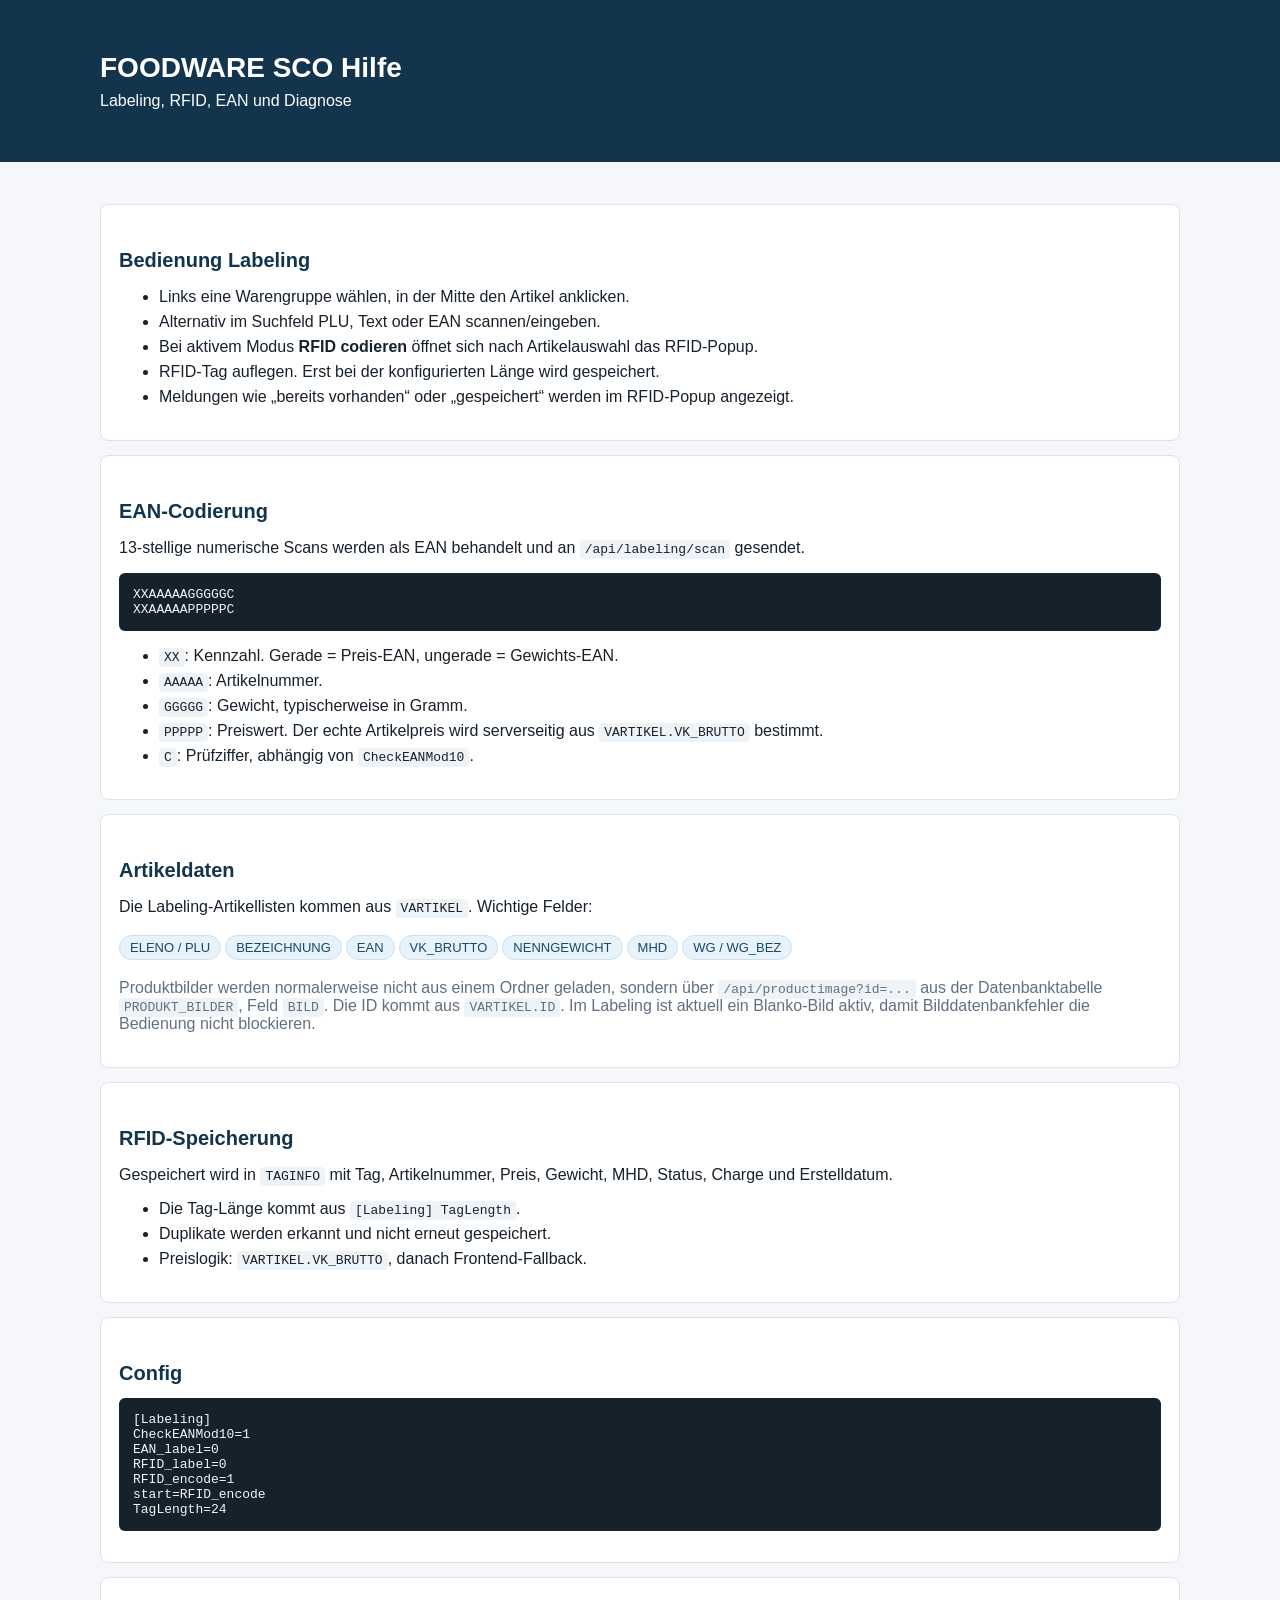
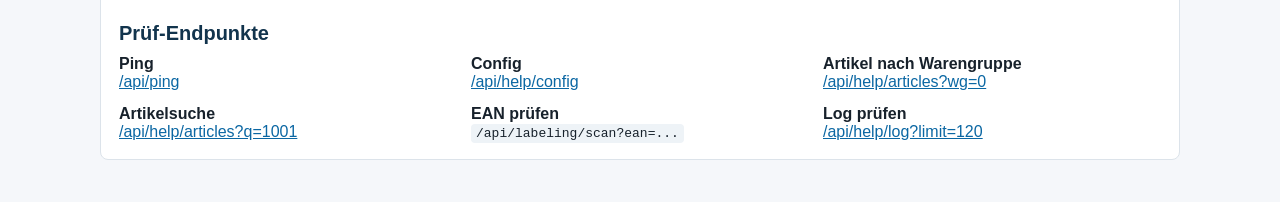
<file: daten_Testumgebung/www/help/index.html>
﻿<!doctype html>
<html lang="de">
<head>
  <meta charset="utf-8">
  <meta name="viewport" content="width=device-width, initial-scale=1">
  <title>FOODWARE SCO Hilfe</title>
  <style>
    :root{font-family:Arial,sans-serif;color:#17212b;background:#f5f7fa}body{margin:0}.wrap{max-width:1080px;margin:0 auto;padding:28px}header{background:#12344d;color:white;padding:24px 28px}h1{margin:0 0 8px;font-size:28px}h2{margin:26px 0 10px;font-size:20px;color:#12344d}.card{background:white;border:1px solid #dce3ea;border-radius:8px;padding:18px;margin:14px 0}code{background:#eef3f7;padding:2px 5px;border-radius:4px}pre{background:#17212b;color:#edf6ff;padding:14px;border-radius:6px;overflow:auto}.grid{display:grid;grid-template-columns:repeat(auto-fit,minmax(260px,1fr));gap:14px}a{color:#0b67a3}li{margin:7px 0}.muted{color:#617080}.pill{display:inline-block;background:#e8f2fa;color:#16496a;border:1px solid #cae0ef;border-radius:999px;padding:4px 10px;margin:3px 4px 3px 0;font-size:13px}
  </style>
</head>
<body>
  <header><div class="wrap"><h1>FOODWARE SCO Hilfe</h1><div>Labeling, RFID, EAN und Diagnose</div></div></header>
  <main class="wrap">
    <section class="card">
      <h2>Bedienung Labeling</h2>
      <ul>
        <li>Links eine Warengruppe wählen, in der Mitte den Artikel anklicken.</li>
        <li>Alternativ im Suchfeld PLU, Text oder EAN scannen/eingeben.</li>
        <li>Bei aktivem Modus <b>RFID codieren</b> öffnet sich nach Artikelauswahl das RFID-Popup.</li>
        <li>RFID-Tag auflegen. Erst bei der konfigurierten Länge wird gespeichert.</li>
        <li>Meldungen wie „bereits vorhanden“ oder „gespeichert“ werden im RFID-Popup angezeigt.</li>
      </ul>
    </section>

    <section class="card">
      <h2>EAN-Codierung</h2>
      <p>13-stellige numerische Scans werden als EAN behandelt und an <code>/api/labeling/scan</code> gesendet.</p>
      <pre>XXAAAAAGGGGGC
XXAAAAAPPPPPC</pre>
      <ul>
        <li><code>XX</code>: Kennzahl. Gerade = Preis-EAN, ungerade = Gewichts-EAN.</li>
        <li><code>AAAAA</code>: Artikelnummer.</li>
        <li><code>GGGGG</code>: Gewicht, typischerweise in Gramm.</li>
        <li><code>PPPPP</code>: Preiswert. Der echte Artikelpreis wird serverseitig aus <code>VARTIKEL.VK_BRUTTO</code> bestimmt.</li>
        <li><code>C</code>: Prüfziffer, abhängig von <code>CheckEANMod10</code>.</li>
      </ul>
    </section>

    <section class="card">
      <h2>Artikeldaten</h2>
      <p>Die Labeling-Artikellisten kommen aus <code>VARTIKEL</code>. Wichtige Felder:</p>
      <div>
        <span class="pill">ELENO / PLU</span><span class="pill">BEZEICHNUNG</span><span class="pill">EAN</span><span class="pill">VK_BRUTTO</span><span class="pill">NENNGEWICHT</span><span class="pill">MHD</span><span class="pill">WG / WG_BEZ</span>
      </div>
      <p class="muted">Produktbilder werden normalerweise nicht aus einem Ordner geladen, sondern über <code>/api/productimage?id=...</code> aus der Datenbanktabelle <code>PRODUKT_BILDER</code>, Feld <code>BILD</code>. Die ID kommt aus <code>VARTIKEL.ID</code>. Im Labeling ist aktuell ein Blanko-Bild aktiv, damit Bilddatenbankfehler die Bedienung nicht blockieren.</p>
    </section>

    <section class="card">
      <h2>RFID-Speicherung</h2>
      <p>Gespeichert wird in <code>TAGINFO</code> mit Tag, Artikelnummer, Preis, Gewicht, MHD, Status, Charge und Erstelldatum.</p>
      <ul>
        <li>Die Tag-Länge kommt aus <code>[Labeling] TagLength</code>.</li>
        <li>Duplikate werden erkannt und nicht erneut gespeichert.</li>
        <li>Preislogik: <code>VARTIKEL.VK_BRUTTO</code>, danach Frontend-Fallback.</li>
      </ul>
    </section>

    <section class="card">
      <h2>Config</h2>
      <pre>[Labeling]
CheckEANMod10=1
EAN_label=0
RFID_label=0
RFID_encode=1
start=RFID_encode
TagLength=24</pre>
    </section>

    <section class="card">
      <h2>Prüf-Endpunkte</h2>
      <div class="grid">
        <div><b>Ping</b><br><a href="/api/ping">/api/ping</a></div>
        <div><b>Config</b><br><a href="/api/help/config">/api/help/config</a></div>
        <div><b>Artikel nach Warengruppe</b><br><a href="/api/help/articles?wg=0">/api/help/articles?wg=0</a></div>
        <div><b>Artikelsuche</b><br><a href="/api/help/articles?q=1001">/api/help/articles?q=1001</a></div>
        <div><b>EAN prüfen</b><br><code>/api/labeling/scan?ean=...</code></div>
        <div><b>Log prüfen</b><br><a href="/api/help/log?limit=120">/api/help/log?limit=120</a></div>
      </div>
    </section>
  </main>
</body>
</html>
</file>
